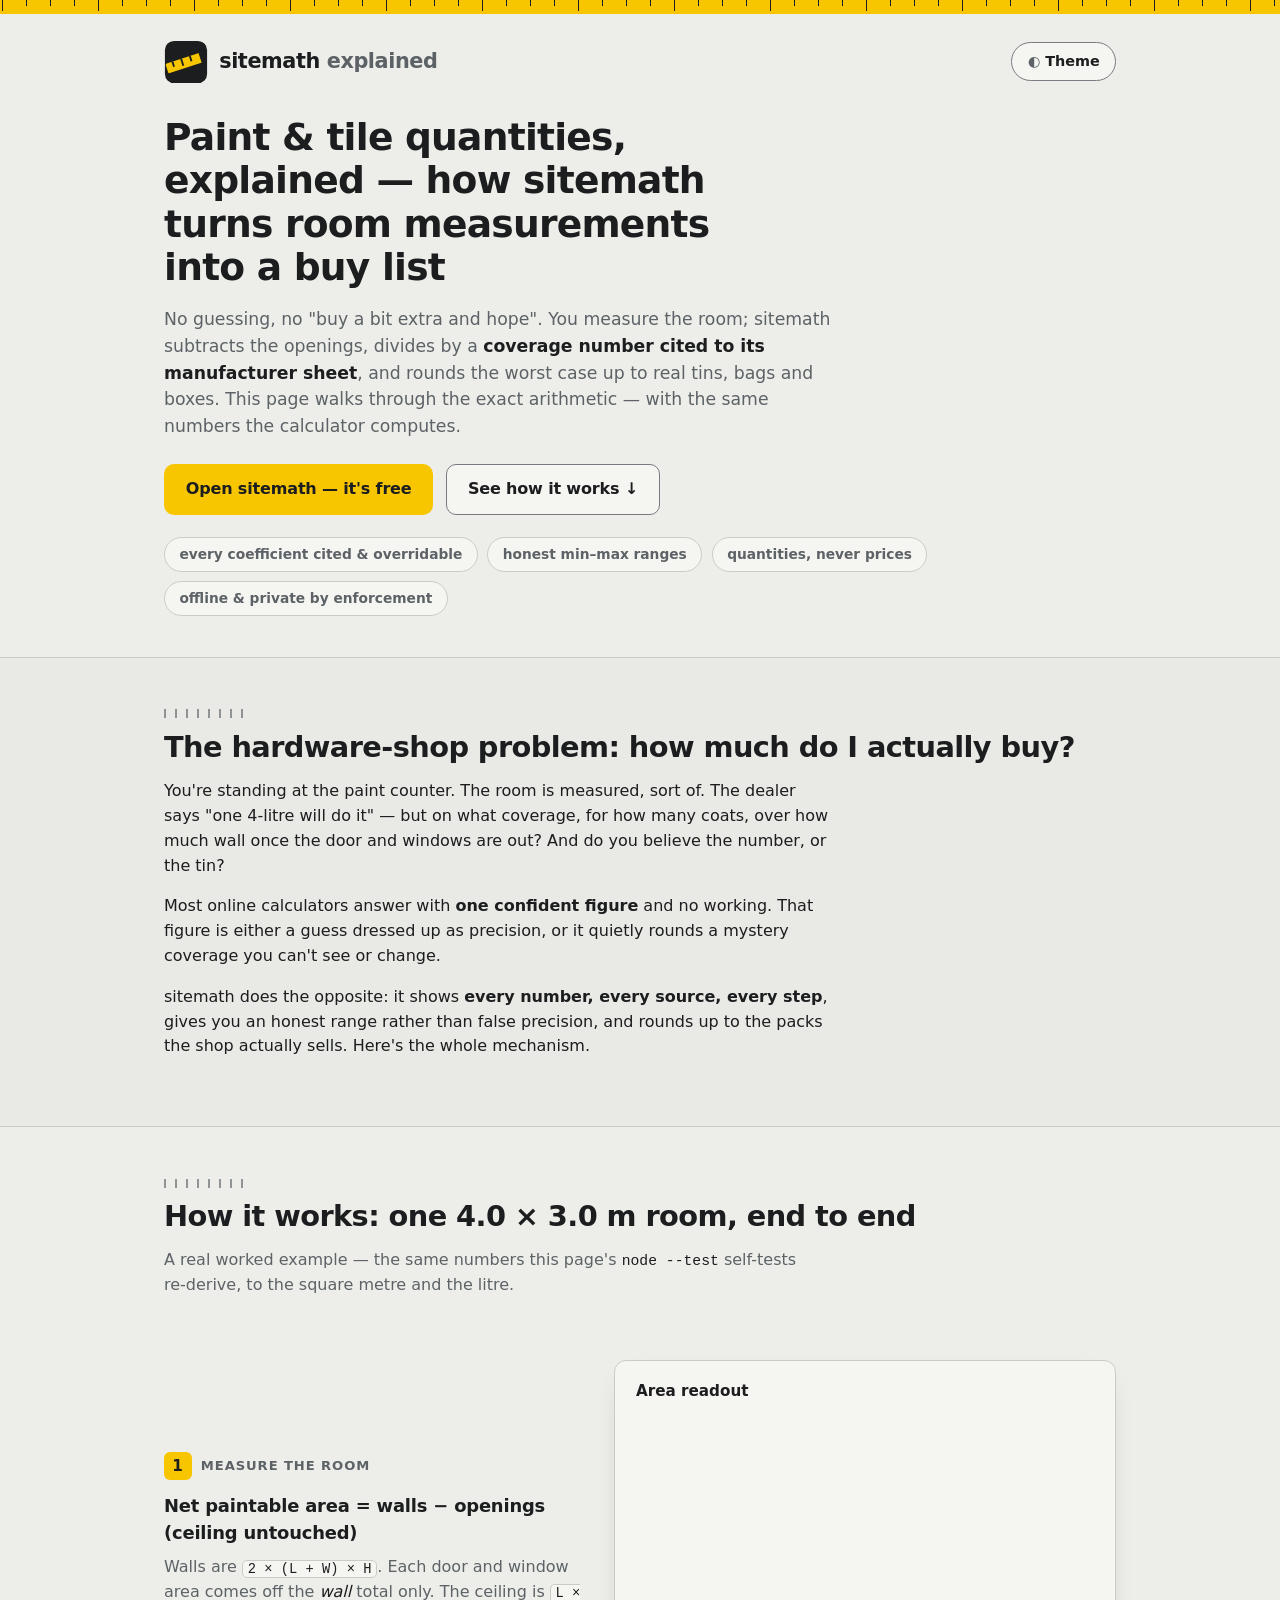
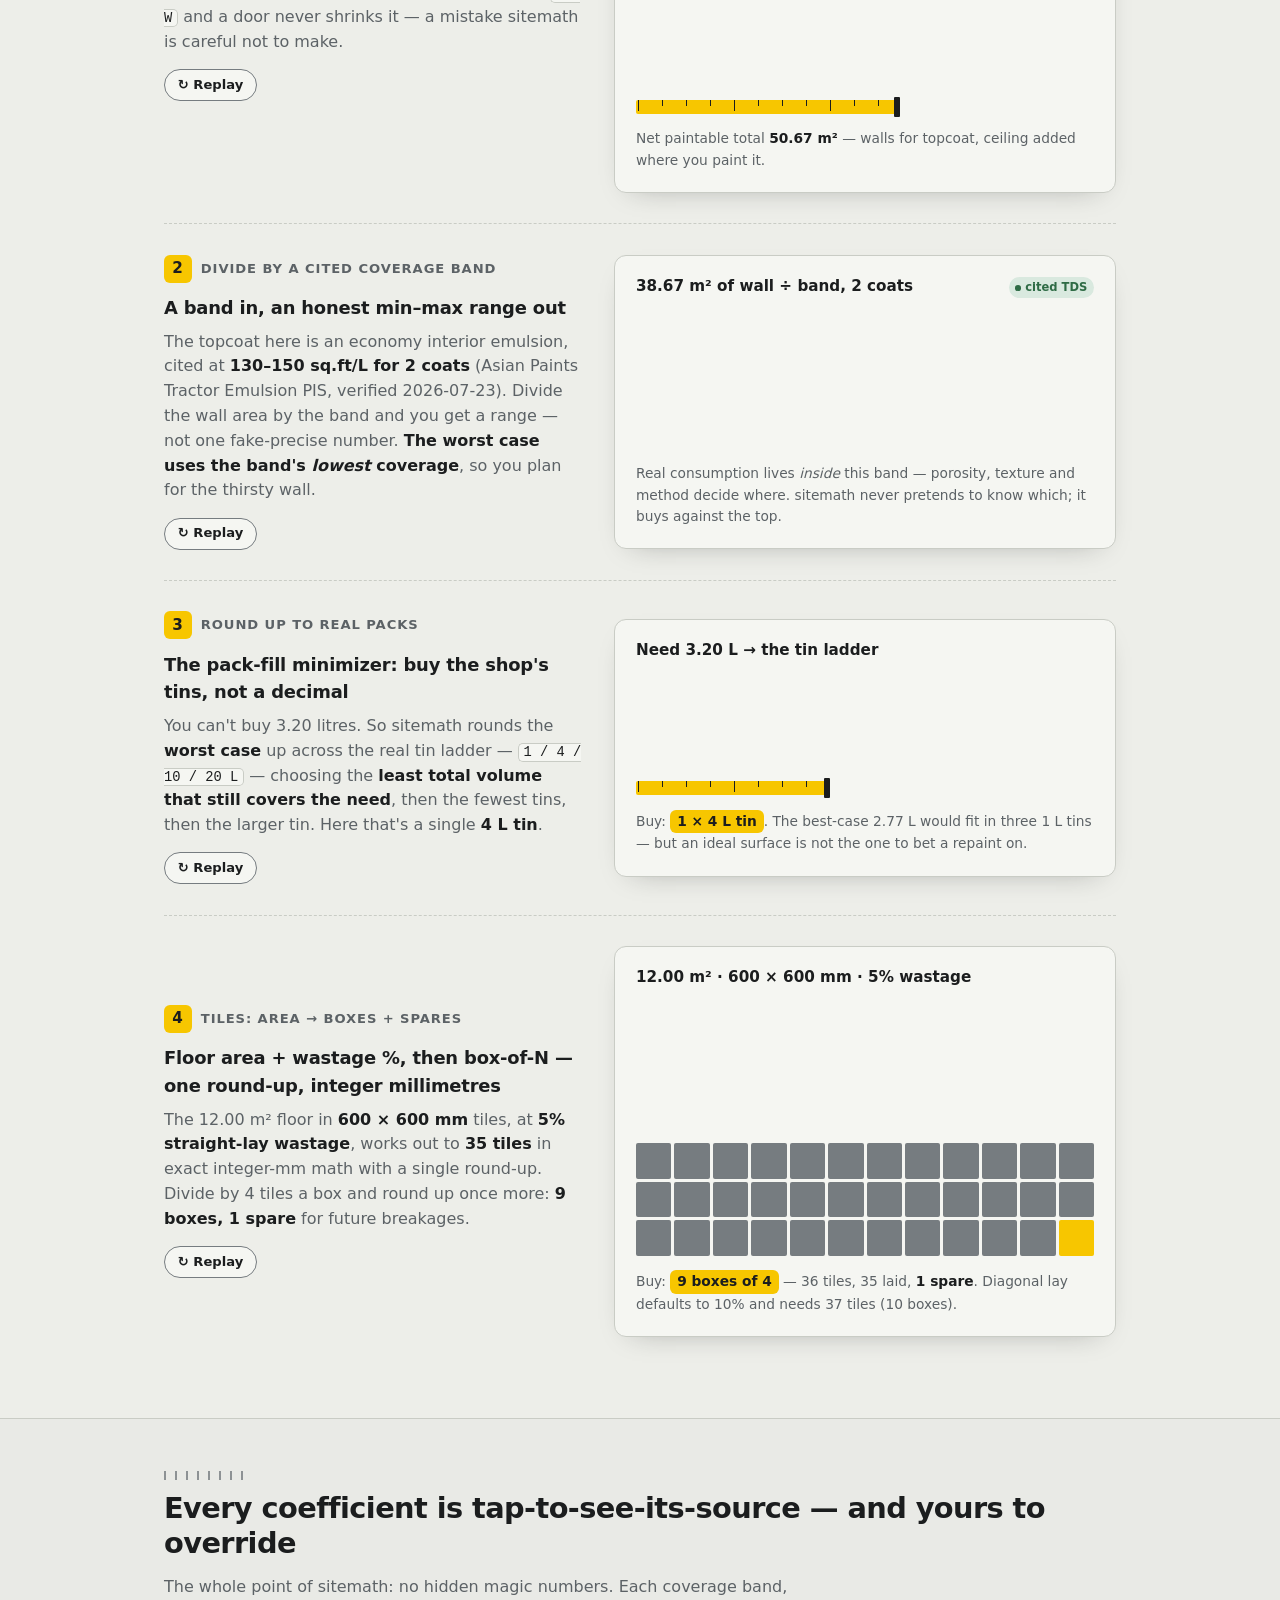
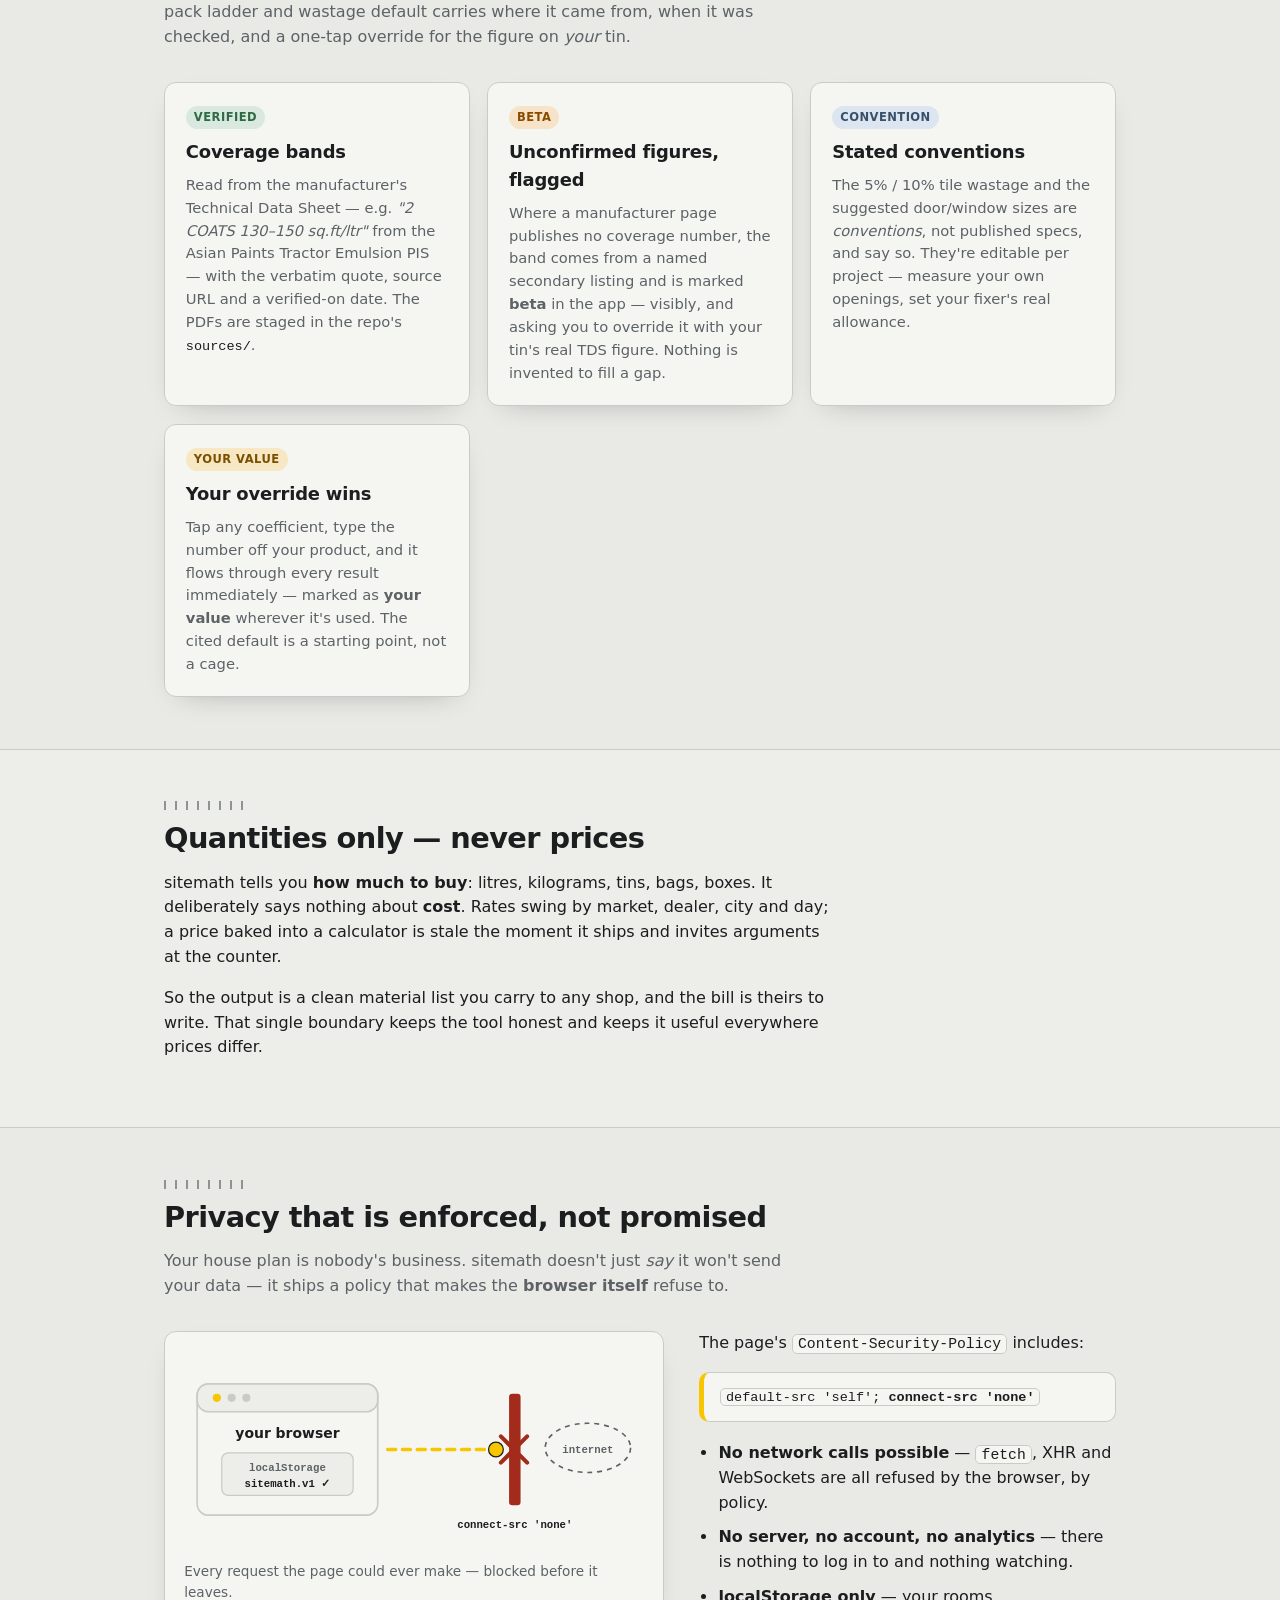
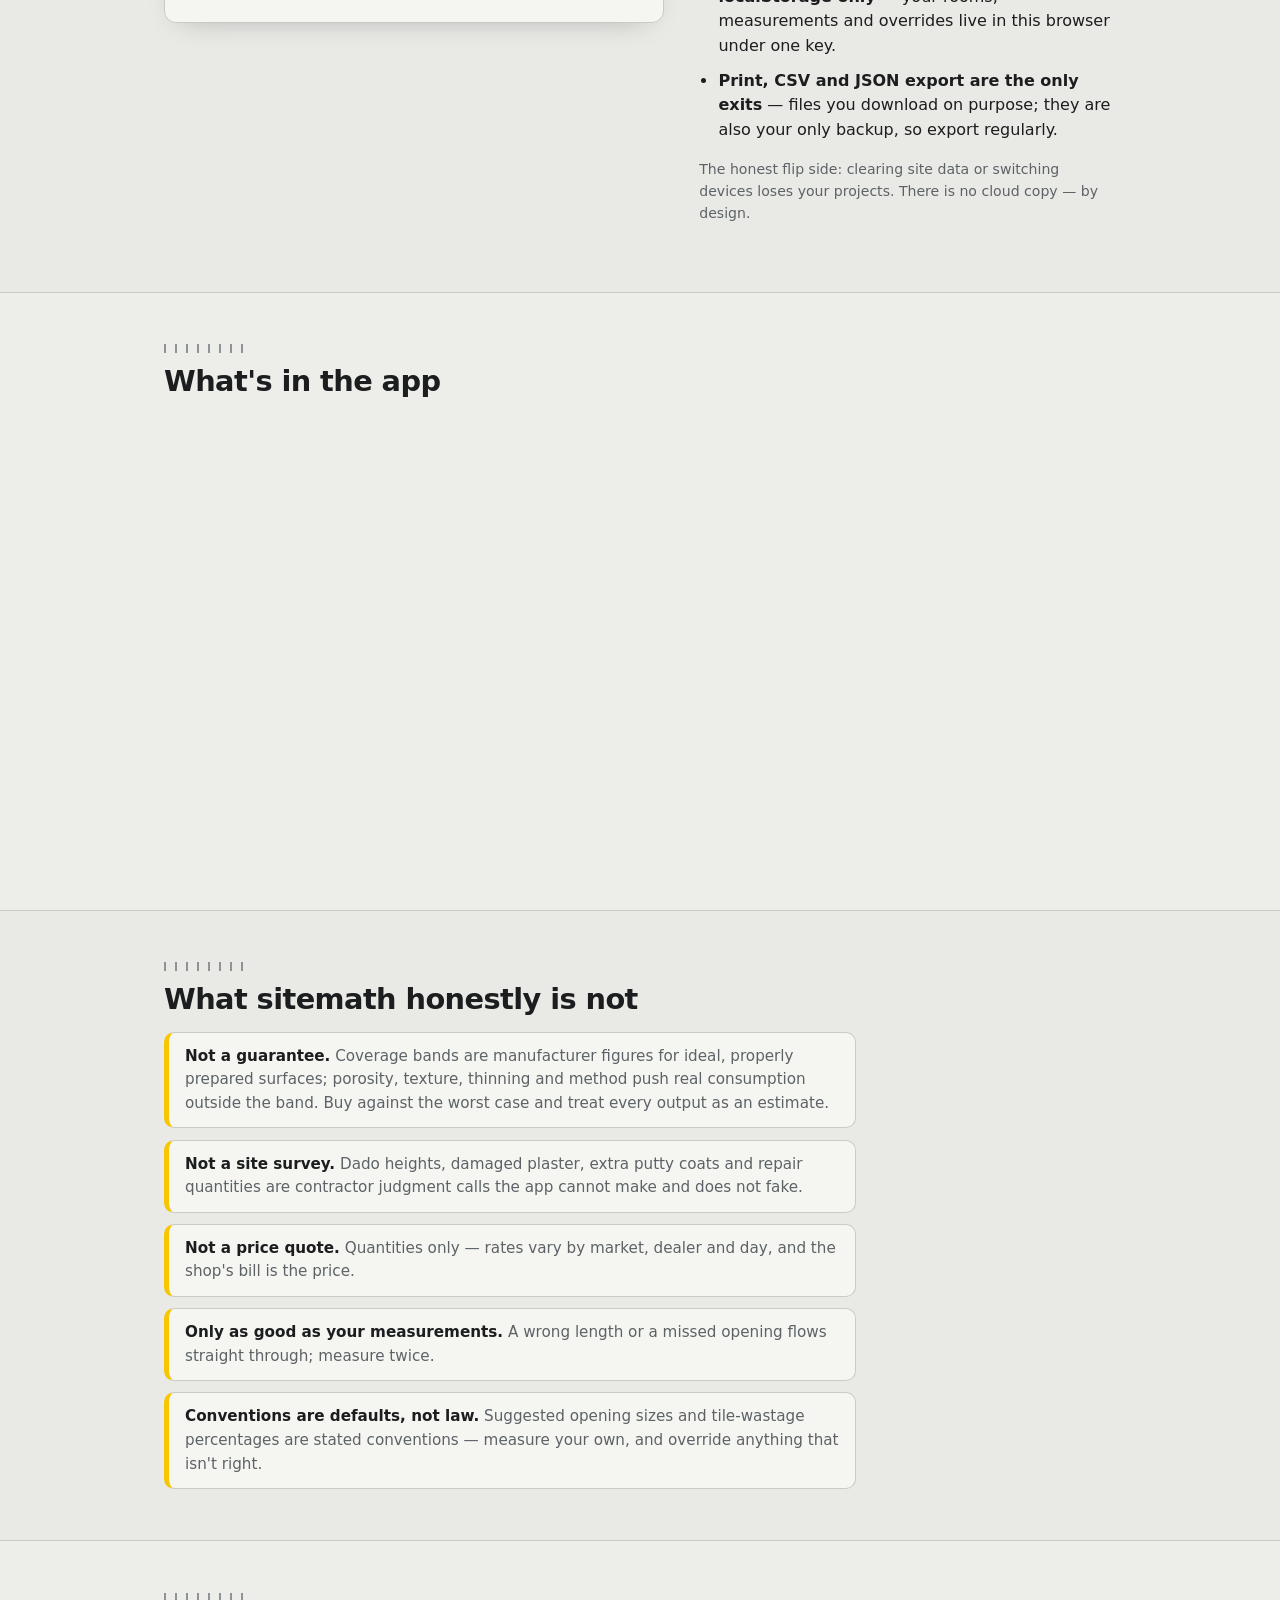
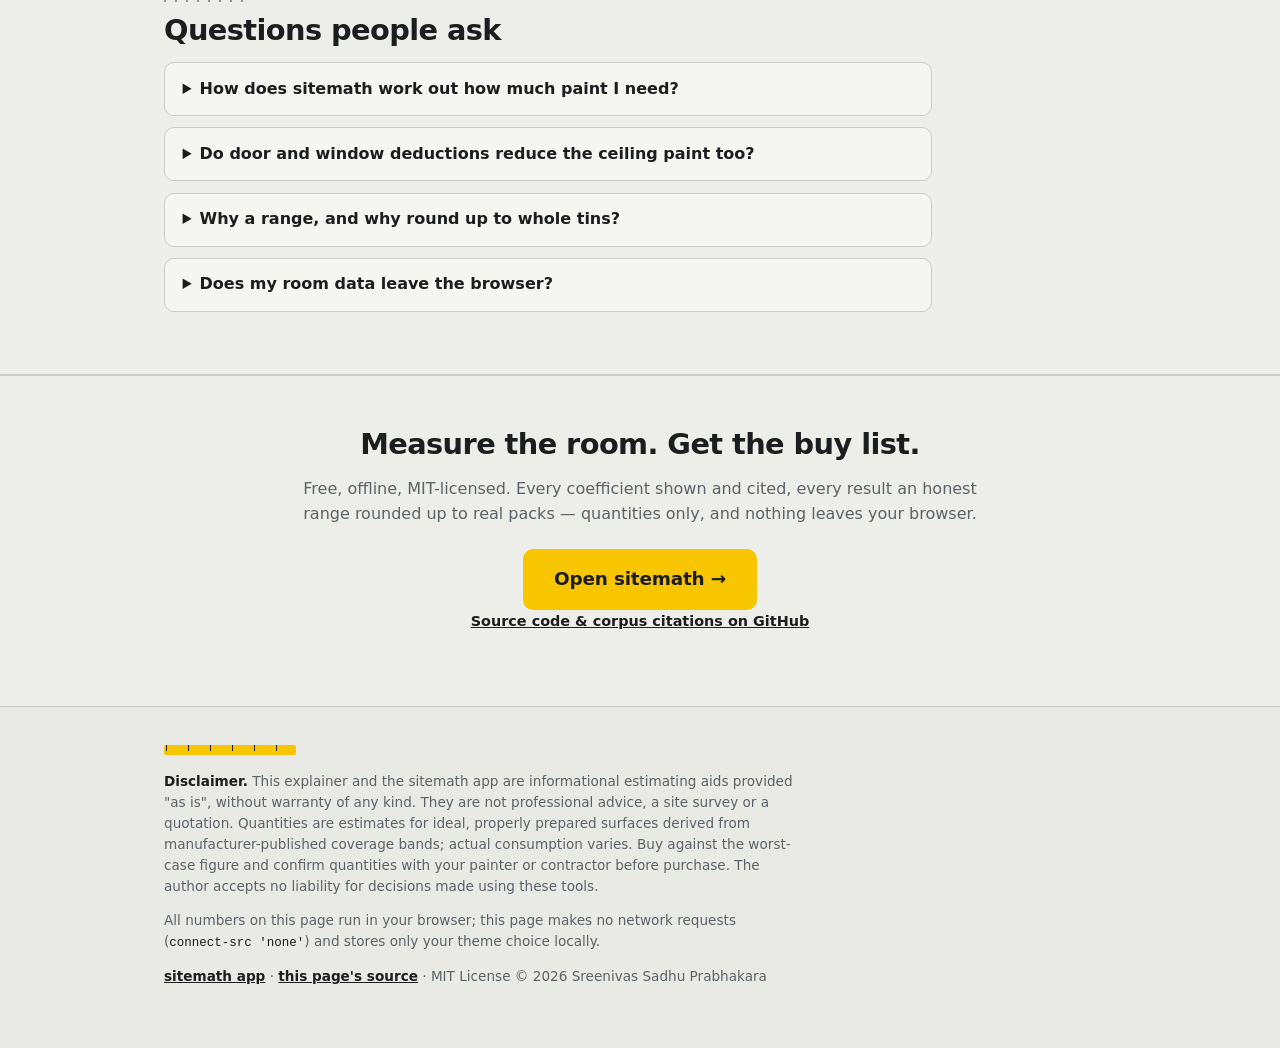
<file: index.html>
<!doctype html>
<html lang="en">
<head>
  <meta charset="utf-8">
  <meta name="viewport" content="width=device-width, initial-scale=1">
  <meta http-equiv="Content-Security-Policy" content="default-src 'self'; connect-src 'none'; img-src 'self' data:; base-uri 'none'; form-action 'none'; frame-ancestors 'none'; object-src 'none'">
  <title>sitemath explained — how the paint &amp; tile quantity calculator works</title>
  <meta name="description" content="How sitemath turns room measurements into a buy list: net paintable area, a cited coverage band divided into an honest min–max litres range, rounded up to real tins, plus tile counts with wastage and box-of-N math — an animated walkthrough of the real arithmetic.">
  <meta name="color-scheme" content="light dark">
  <link rel="canonical" href="https://sreenivas-sadhu-prabhakara.github.io/sitemath-explained/">
  <meta name="robots" content="index, follow, max-image-preview:large">
  <meta name="author" content="Sreenivas Sadhu Prabhakara">
  <meta name="keywords" content="how sitemath works, paint quantity calculator explained, how much paint do I need, wall area minus door window, paint coverage per litre, round up to tin sizes, tiles per box calculator, wastage percent tiles, TDS coverage band, offline paint calculator">
  <meta name="theme-color" content="#17191B" media="(prefers-color-scheme: dark)">
  <meta name="theme-color" content="#E9EAE6" media="(prefers-color-scheme: light)">

  <!-- Open Graph -->
  <meta property="og:type" content="website">
  <meta property="og:site_name" content="sitemath explained">
  <meta property="og:title" content="sitemath explained — how the paint &amp; tile quantity calculator works">
  <meta property="og:description" content="Measure the room. Divide by a cited coverage band. Round up to real tins. Count the tiles with wastage. An animated walkthrough of the exact arithmetic — and why your house plan never leaves the browser.">
  <meta property="og:url" content="https://sreenivas-sadhu-prabhakara.github.io/sitemath-explained/">
  <meta property="og:locale" content="en_IN">
  <meta property="og:image" content="https://sreenivas-sadhu-prabhakara.github.io/sitemath-explained/og-image.png">
  <meta property="og:image:width" content="1200">
  <meta property="og:image:height" content="630">
  <meta property="og:image:alt" content="sitemath explained — from room measurements to a buy list">

  <!-- Twitter -->
  <meta name="twitter:card" content="summary_large_image">
  <meta name="twitter:title" content="sitemath explained — how the paint &amp; tile quantity calculator works">
  <meta name="twitter:description" content="Measure the room, divide by a cited coverage band, round up to real tins, count the tiles. An animated walkthrough of the real arithmetic — nothing leaves your browser.">
  <meta name="twitter:image" content="https://sreenivas-sadhu-prabhakara.github.io/sitemath-explained/og-image.png">
  <meta name="twitter:image:alt" content="sitemath explained — from room measurements to a buy list">

  <link rel="stylesheet" href="styles.css">
  <link rel="icon" href="favicon.svg" type="image/svg+xml">
  <link rel="apple-touch-icon" href="apple-touch-icon.png">
  <link rel="manifest" href="manifest.webmanifest">

  <!-- Structured data (data blocks; not executable script) -->
  <script type="application/ld+json">
  {
    "@context": "https://schema.org",
    "@type": "WebApplication",
    "name": "sitemath explained",
    "description": "An animated explainer for sitemath, the free paint and tile quantity calculator: how room measurements become net paintable area, an honest min–max litres range from a cited coverage band, real tin/bag/box counts, and tile counts with wastage — every coefficient cited and overridable, and a strict Content-Security-Policy keeping the plan in the browser.",
    "url": "https://sreenivas-sadhu-prabhakara.github.io/sitemath-explained/",
    "applicationCategory": "UtilitiesApplication",
    "operatingSystem": "Any (modern web browser)",
    "browserRequirements": "Requires a modern web browser with JavaScript enabled.",
    "isAccessibleForFree": true,
    "offers": { "@type": "Offer", "price": "0", "priceCurrency": "INR" },
    "license": "https://opensource.org/licenses/MIT",
    "author": { "@type": "Person", "name": "Sreenivas Sadhu Prabhakara" },
    "softwareVersion": "0.1.0",
    "featureList": [
      "Animated walkthrough of net paintable area (walls minus openings; ceiling unaffected)",
      "Interactive band divider: coverage band to an honest min–max litres range",
      "The pack-fill minimizer explained: round worst-case up to real tins",
      "Tile counts with wastage % and box-of-N math in integer-millimetre arithmetic",
      "Why every coefficient is cited to its TDS and yours to override",
      "The connect-src 'none' privacy guarantee, enforced by the browser"
    ]
  }
  </script>
  <script type="application/ld+json">
  {
    "@context": "https://schema.org",
    "@type": "FAQPage",
    "mainEntity": [
      {
        "@type": "Question",
        "name": "How does sitemath work out how much paint I need?",
        "acceptedAnswer": {
          "@type": "Answer",
          "text": "It measures the room (2 × (length + width) × height for the walls), subtracts each door and window area from the wall area only, then divides that net area by the paint's published coverage band. Because coverage is a band — for example 130–150 sq.ft per litre for two coats — the result is an honest min–max litres range, and sitemath rounds the worst case up to real tin sizes."
        }
      },
      {
        "@type": "Question",
        "name": "Do door and window deductions reduce the ceiling paint too?",
        "acceptedAnswer": {
          "@type": "Answer",
          "text": "No. Openings are cut out of the wall area only. The ceiling is length × width and is never reduced by a door or window — a common mistake sitemath is careful not to make."
        }
      },
      {
        "@type": "Question",
        "name": "Why does sitemath show a range and round up to whole tins?",
        "acceptedAnswer": {
          "@type": "Answer",
          "text": "Coverage varies with surface porosity, texture and application, so the manufacturer publishes a band rather than one number. sitemath shows the honest min–max range, then rounds the worst-case litres up to real pack sizes with a minimizer that prefers the least total volume that still covers the need, then the fewest tins, then the larger tin. You buy against the worst case; the best case shows what you might get away with on an ideal surface."
        }
      },
      {
        "@type": "Question",
        "name": "Does my room data leave the browser?",
        "acceptedAnswer": {
          "@type": "Answer",
          "text": "No. Both sitemath and this explainer ship a Content-Security-Policy with connect-src 'none', which makes the browser itself block every network request the page could attempt. There is no server, no account and no analytics; the privacy is enforced by policy, not merely promised."
        }
      }
    ]
  }
  </script>
</head>
<body>
  <a class="skip-link" href="#main">Skip to content</a>

  <div class="blade-top" aria-hidden="true"></div>

  <header class="hero">
    <div class="hero-inner">
      <div class="topbar">
        <div class="brand">
          <svg class="brand-mark" width="44" height="44" viewBox="0 0 48 48" aria-hidden="true">
            <rect x="1" y="1" width="46" height="46" rx="10" fill="#1B1D1E"/>
            <g transform="rotate(-18 24 24)">
              <rect x="2" y="19" width="40" height="11" rx="1.5" fill="#F7C600"/>
              <rect x="40" y="16" width="4" height="17" rx="1" fill="#1B1D1E"/>
              <rect x="9"  y="19" width="2" height="6" fill="#1B1D1E"/>
              <rect x="19" y="19" width="2" height="8" fill="#1B1D1E"/>
              <rect x="29" y="19" width="2" height="6" fill="#1B1D1E"/>
            </g>
          </svg>
          <span class="brand-name">sitemath <em>explained</em></span>
        </div>
        <button type="button" id="theme-toggle" class="theme-toggle" aria-pressed="false">
          <span class="theme-toggle-icon" aria-hidden="true">◐</span> Theme
        </button>
      </div>

      <h1>Paint &amp; tile quantities, explained — how sitemath turns room measurements into a buy list</h1>
      <p class="lede">
        No guessing, no "buy a bit extra and hope". You measure the room; sitemath subtracts the
        openings, divides by a <strong>coverage number cited to its manufacturer sheet</strong>,
        and rounds the worst case up to real tins, bags and boxes. This page walks through the exact
        arithmetic — with the same numbers the calculator computes.
      </p>
      <div class="hero-actions">
        <a class="btn btn-primary" href="https://sreenivas-sadhu-prabhakara.github.io/sitemath/">Open sitemath — it's free</a>
        <a class="btn btn-ghost" href="#how">See how it works ↓</a>
      </div>
      <ul class="hero-chips">
        <li>every coefficient cited &amp; overridable</li>
        <li>honest min–max ranges</li>
        <li>quantities, never prices</li>
        <li>offline &amp; private by enforcement</li>
      </ul>
    </div>
  </header>

  <main id="main">

    <!-- ============ THE PROBLEM ============ -->
    <section class="section" id="problem" aria-labelledby="problem-h">
      <div class="section-inner">
        <span class="tick-run" aria-hidden="true"></span>
        <h2 id="problem-h">The hardware-shop problem: how much do I actually buy?</h2>
        <div class="prose">
          <p>
            You're standing at the paint counter. The room is measured, sort of. The dealer says
            "one 4-litre will do it" — but on what coverage, for how many coats, over how much wall
            once the door and windows are out? And do you believe the number, or the tin?
          </p>
          <p>
            Most online calculators answer with <strong>one confident figure</strong> and no working.
            That figure is either a guess dressed up as precision, or it quietly rounds a mystery
            coverage you can't see or change.
          </p>
          <p>
            sitemath does the opposite: it shows <strong>every number, every source, every step</strong>,
            gives you an honest range rather than false precision, and rounds up to the packs the shop
            actually sells. Here's the whole mechanism.
          </p>
        </div>
      </div>
    </section>

    <!-- ============ HOW IT WORKS — ANIMATED SCENES ============ -->
    <section class="section section-alt" id="how" aria-labelledby="how-h">
      <div class="section-inner">
        <span class="tick-run" aria-hidden="true"></span>
        <h2 id="how-h">How it works: one 4.0 × 3.0 m room, end to end</h2>
        <p class="section-lede">A real worked example — the same numbers this page's <code>node --test</code>
        self-tests re-derive, to the square metre and the litre.</p>

        <!-- Scene 1: measure the room -->
        <article class="scene anim" aria-labelledby="scene1-h">
          <div class="scene-copy">
            <p class="scene-kicker"><span class="scene-num">1</span> Measure the room</p>
            <h3 id="scene1-h">Net paintable area = walls − openings (ceiling untouched)</h3>
            <p>Walls are <span class="mono">2 × (L + W) × H</span>. Each door and window area comes off
            the <em>wall</em> total only. The ceiling is <span class="mono">L × W</span> and a door
            never shrinks it — a mistake sitemath is careful not to make.</p>
            <button type="button" class="replay" data-replay="scene1" aria-label="Replay scene 1 animation">↻ Replay</button>
          </div>
          <figure class="scene-fig">
            <figcaption class="fig-title">Area readout</figcaption>
            <div class="area-rows">
              <div class="arow s1">
                <span class="aname">Gross wall <small>2 × (4.0 + 3.0) × 3.0</small></span>
                <span class="abar"><span class="fill fill-wall w100"></span></span>
                <span class="anum num">42.00 m²</span>
              </div>
              <div class="arow s2">
                <span class="aname">− Door <small>0.9 × 2.1</small></span>
                <span class="abar"><span class="fill fill-cut w-door"></span></span>
                <span class="anum num">−1.89 m²</span>
              </div>
              <div class="arow s3">
                <span class="aname">− Window <small>1.2 × 1.2</small></span>
                <span class="abar"><span class="fill fill-cut w-win"></span></span>
                <span class="anum num">−1.44 m²</span>
              </div>
              <div class="arow s4 arow-sub">
                <span class="aname">Net wall</span>
                <span class="abar"><span class="fill fill-net w-net"></span></span>
                <span class="anum num"><strong>38.67 m²</strong></span>
              </div>
              <div class="arow s5">
                <span class="aname">+ Ceiling <small>L × W, deductions never apply</small></span>
                <span class="abar"><span class="fill fill-ceil w-ceil"></span></span>
                <span class="anum num">+12.00 m²</span>
              </div>
            </div>
            <div class="blade-readout" aria-hidden="true"></div>
            <p class="fig-foot">Net paintable total <strong class="num">50.67 m²</strong> — walls for topcoat, ceiling added where you paint it.</p>
          </figure>
        </article>

        <!-- Scene 2: area ÷ cited band → min–max litres -->
        <article class="scene anim" aria-labelledby="scene2-h">
          <div class="scene-copy">
            <p class="scene-kicker"><span class="scene-num">2</span> Divide by a cited coverage band</p>
            <h3 id="scene2-h">A band in, an honest min–max range out</h3>
            <p>The topcoat here is an economy interior emulsion, cited at
            <strong>130–150 sq.ft/L for 2 coats</strong> (Asian Paints Tractor Emulsion PIS, verified
            2026-07-23). Divide the wall area by the band and you get a range — not one fake-precise
            number. <strong>The worst case uses the band's <em>lowest</em> coverage</strong>, so you
            plan for the thirsty wall.</p>
            <button type="button" class="replay" data-replay="scene2" aria-label="Replay scene 2 animation">↻ Replay</button>
          </div>
          <figure class="scene-fig">
            <figcaption class="fig-title">38.67 m² of wall ÷ band, 2 coats
              <span class="cite-chip"><span class="dot"></span>cited TDS</span></figcaption>
            <div class="band-viz">
              <div class="band-row s1">
                <span class="band-lab">Best case <small>band max, 150 sq.ft/L</small></span>
                <span class="band-track"><span class="band-fill band-best w-best"></span></span>
                <span class="band-val num">2.77 L</span>
              </div>
              <div class="band-row s2">
                <span class="band-lab">Worst case <small>band min, 130 sq.ft/L</small></span>
                <span class="band-track"><span class="band-fill band-worst w-worst"></span></span>
                <span class="band-val num"><strong>3.20 L</strong></span>
              </div>
            </div>
            <p class="fig-foot">Real consumption lives <em>inside</em> this band — porosity, texture and
            method decide where. sitemath never pretends to know which; it buys against the top.</p>
          </figure>
        </article>

        <!-- Scene 3: pack-fill minimizer -->
        <article class="scene anim" aria-labelledby="scene3-h">
          <div class="scene-copy">
            <p class="scene-kicker"><span class="scene-num">3</span> Round up to real packs</p>
            <h3 id="scene3-h">The pack-fill minimizer: buy the shop's tins, not a decimal</h3>
            <p>You can't buy 3.20 litres. So sitemath rounds the <strong>worst case</strong> up across
            the real tin ladder — <span class="mono">1 / 4 / 10 / 20 L</span> — choosing the
            <strong>least total volume that still covers the need</strong>, then the fewest tins, then
            the larger tin. Here that's a single <strong>4 L tin</strong>.</p>
            <button type="button" class="replay" data-replay="scene3" aria-label="Replay scene 3 animation">↻ Replay</button>
          </div>
          <figure class="scene-fig">
            <figcaption class="fig-title">Need 3.20 L → the tin ladder</figcaption>
            <div class="tins">
              <div class="tin s1 tin-out"><span class="tin-cap">20 L</span><span class="tin-why">overshoots</span></div>
              <div class="tin s2 tin-out"><span class="tin-cap">10 L</span><span class="tin-why">overshoots</span></div>
              <div class="tin s3 tin-pick"><span class="tin-cap">4 L</span><span class="tin-why">✓ least ≥ 3.20</span></div>
              <div class="tin s4 tin-out"><span class="tin-cap">3 × 1 L</span><span class="tin-why">only 3 L — short</span></div>
            </div>
            <div class="blade-readout small" aria-hidden="true"></div>
            <p class="fig-foot">Buy: <strong class="buy-chip num">1 × 4 L tin</strong>. The best-case 2.77 L
            would fit in three 1 L tins — but an ideal surface is not the one to bet a repaint on.</p>
          </figure>
        </article>

        <!-- Scene 4: tiles -->
        <article class="scene anim" aria-labelledby="scene4-h">
          <div class="scene-copy">
            <p class="scene-kicker"><span class="scene-num">4</span> Tiles: area → boxes + spares</p>
            <h3 id="scene4-h">Floor area + wastage %, then box-of-N — one round-up, integer millimetres</h3>
            <p>The 12.00 m² floor in <strong>600 × 600 mm</strong> tiles, at <strong>5% straight-lay
            wastage</strong>, works out to <strong>35 tiles</strong> in exact integer-mm math with a
            single round-up. Divide by 4 tiles a box and round up once more:
            <strong>9 boxes, 1 spare</strong> for future breakages.</p>
            <button type="button" class="replay" data-replay="scene4" aria-label="Replay scene 4 animation">↻ Replay</button>
          </div>
          <figure class="scene-fig">
            <figcaption class="fig-title">12.00 m² · 600 × 600 mm · 5% wastage</figcaption>
            <div class="tile-steps">
              <div class="tstep s1"><span class="tstep-k">Bare tiles <small>12 ÷ 0.36</small></span><span class="tstep-v num">33.33</span></div>
              <div class="tstep s2"><span class="tstep-k">× 1.05 wastage, one ceil</span><span class="tstep-v num"><strong>35</strong> tiles</span></div>
              <div class="tstep s3"><span class="tstep-k">÷ 4 per box, round up</span><span class="tstep-v num"><strong>9</strong> boxes</span></div>
            </div>
            <div class="tile-grid s4" aria-hidden="true"></div>
            <p class="fig-foot">Buy: <strong class="buy-chip num">9 boxes of 4</strong> — 36 tiles, 35 laid,
            <strong>1 spare</strong>. Diagonal lay defaults to 10% and needs 37 tiles (10 boxes).</p>
          </figure>
        </article>
      </div>
    </section>

    <!-- ============ EVERY COEFFICIENT CITED ============ -->
    <section class="section" id="cited" aria-labelledby="cited-h">
      <div class="section-inner">
        <span class="tick-run" aria-hidden="true"></span>
        <h2 id="cited-h">Every coefficient is tap-to-see-its-source — and yours to override</h2>
        <p class="section-lede">The whole point of sitemath: no hidden magic numbers. Each coverage band,
        pack ladder and wastage default carries where it came from, when it was checked, and a one-tap
        override for the figure on <em>your</em> tin.</p>

        <div class="cite-grid">
          <article class="card cite-card anim">
            <span class="cite-badge ok">verified</span>
            <h3>Coverage bands</h3>
            <p>Read from the manufacturer's Technical Data Sheet — e.g. <em>"2 COATS 130–150 sq.ft/ltr"</em>
            from the Asian Paints Tractor Emulsion PIS — with the verbatim quote, source URL and a
            verified-on date. The PDFs are staged in the repo's <code>sources/</code>.</p>
          </article>
          <article class="card cite-card anim">
            <span class="cite-badge beta">beta</span>
            <h3>Unconfirmed figures, flagged</h3>
            <p>Where a manufacturer page publishes no coverage number, the band comes from a named
            secondary listing and is marked <strong>beta</strong> in the app — visibly, and asking you
            to override it with your tin's real TDS figure. Nothing is invented to fill a gap.</p>
          </article>
          <article class="card cite-card anim">
            <span class="cite-badge conv">convention</span>
            <h3>Stated conventions</h3>
            <p>The 5% / 10% tile wastage and the suggested door/window sizes are <em>conventions</em>,
            not published specs, and say so. They're editable per project — measure your own openings,
            set your fixer's real allowance.</p>
          </article>
          <article class="card cite-card anim">
            <span class="cite-badge yours">your value</span>
            <h3>Your override wins</h3>
            <p>Tap any coefficient, type the number off your product, and it flows through every result
            immediately — marked as <strong>your value</strong> wherever it's used. The cited default is
            a starting point, not a cage.</p>
          </article>
        </div>
      </div>
    </section>

    <!-- ============ QUANTITIES NOT PRICES ============ -->
    <section class="section section-alt" id="scope" aria-labelledby="scope-h">
      <div class="section-inner">
        <span class="tick-run" aria-hidden="true"></span>
        <h2 id="scope-h">Quantities only — never prices</h2>
        <div class="prose">
          <p>
            sitemath tells you <strong>how much to buy</strong>: litres, kilograms, tins, bags, boxes.
            It deliberately says nothing about <strong>cost</strong>. Rates swing by market, dealer,
            city and day; a price baked into a calculator is stale the moment it ships and invites
            arguments at the counter.
          </p>
          <p>
            So the output is a clean material list you carry to any shop, and the bill is theirs to
            write. That single boundary keeps the tool honest and keeps it useful everywhere prices differ.
          </p>
        </div>
      </div>
    </section>

    <!-- ============ PRIVACY ============ -->
    <section class="section" id="privacy" aria-labelledby="privacy-h">
      <div class="section-inner">
        <span class="tick-run" aria-hidden="true"></span>
        <h2 id="privacy-h">Privacy that is enforced, not promised</h2>
        <p class="section-lede">Your house plan is nobody's business. sitemath doesn't just <em>say</em> it
        won't send your data — it ships a policy that makes the <strong>browser itself</strong> refuse to.</p>

        <div class="privacy-wrap">
          <figure class="privacy-fig anim" aria-labelledby="privacy-fig-cap">
            <svg viewBox="0 0 560 240" role="img" aria-label="Diagram: a network request from the sitemath page toward the internet is stopped at a wall labelled connect-src none; the project data stays in the browser's local storage.">
              <rect x="16" y="40" width="220" height="160" rx="14" fill="var(--card)" stroke="var(--line)" stroke-width="2"/>
              <rect x="16" y="40" width="220" height="34" rx="14" fill="var(--card2)" stroke="var(--line)" stroke-width="2"/>
              <circle cx="40" cy="57" r="5" fill="var(--tape)"/>
              <circle cx="58" cy="57" r="5" fill="var(--line)"/>
              <circle cx="76" cy="57" r="5" fill="var(--line)"/>
              <text x="126" y="106" class="svg-label" text-anchor="middle">your browser</text>
              <rect x="46" y="124" width="160" height="52" rx="8" fill="var(--card2)" stroke="var(--line)" stroke-width="1.5"/>
              <text x="126" y="146" class="svg-small" text-anchor="middle">localStorage</text>
              <text x="126" y="166" class="svg-small svg-strong" text-anchor="middle">sitemath.v1 ✓</text>
              <g class="req">
                <line x1="248" y1="120" x2="380" y2="120" stroke="var(--tape)" stroke-width="4" stroke-linecap="round" stroke-dasharray="10 8" class="req-line"/>
                <circle cx="380" cy="120" r="9" fill="var(--tape)" stroke="var(--ink)" stroke-width="1.5" class="req-dot"/>
              </g>
              <rect x="396" y="52" width="14" height="136" rx="4" fill="var(--danger)"/>
              <text x="403" y="216" class="svg-small svg-strong" text-anchor="middle">connect-src 'none'</text>
              <g class="blocked-x">
                <line x1="386" y1="104" x2="418" y2="136" stroke="var(--danger)" stroke-width="5" stroke-linecap="round"/>
                <line x1="418" y1="104" x2="386" y2="136" stroke="var(--danger)" stroke-width="5" stroke-linecap="round"/>
              </g>
              <g class="cloud">
                <ellipse cx="492" cy="118" rx="52" ry="30" fill="none" stroke="var(--muted)" stroke-width="2" stroke-dasharray="6 6"/>
                <text x="492" y="124" class="svg-small" text-anchor="middle">internet</text>
              </g>
            </svg>
            <figcaption id="privacy-fig-cap" class="fig-caption">Every request the page could ever make — blocked before it leaves.</figcaption>
          </figure>

          <div class="prose">
            <p>The page's <code>Content-Security-Policy</code> includes:</p>
            <pre class="csp-block"><code>default-src 'self'; <strong>connect-src 'none'</strong></code></pre>
            <ul class="check-list">
              <li><strong>No network calls possible</strong> — <code>fetch</code>, XHR and WebSockets are all refused by the browser, by policy.</li>
              <li><strong>No server, no account, no analytics</strong> — there is nothing to log in to and nothing watching.</li>
              <li><strong>localStorage only</strong> — your rooms, measurements and overrides live in this browser under one key.</li>
              <li><strong>Print, CSV and JSON export are the only exits</strong> — files you download on purpose; they are also your only backup, so export regularly.</li>
            </ul>
            <p class="fineprint">The honest flip side: clearing site data or switching devices loses your projects. There is no cloud copy — by design.</p>
          </div>
        </div>
      </div>
    </section>

    <!-- ============ FEATURES ============ -->
    <section class="section section-alt" id="features" aria-labelledby="features-h">
      <div class="section-inner">
        <span class="tick-run" aria-hidden="true"></span>
        <h2 id="features-h">What's in the app</h2>
        <div class="feature-grid">
          <article class="card feat">
            <h3>Room measurer</h3>
            <p>Metres or feet (exact 0.3048 m/ft), multiple rooms, per-room door/window deductions and a
            ceiling toggle — with the running net paintable area under a tape-blade readout.</p>
          </article>
          <article class="card feat">
            <h3>Paint system</h3>
            <p>Putty, primer and topcoat, each carrying its own cited coverage band. Coats are editable —
            set what your painter actually quotes — and putty is a total-application figure, not multiplied.</p>
          </article>
          <article class="card feat">
            <h3>Shopping list in real packs</h3>
            <p>Best case, worst case, and a <em>buy</em> column rounded to 1/4/10/20 L tins and 5/40 kg
            putty bags by the pack-fill minimizer. Quantities only — never prices.</p>
          </article>
          <article class="card feat">
            <h3>Tile calculator</h3>
            <p>Area from a room or entered directly, catalogue tile sizes or custom mm, straight/diagonal
            wastage, tiles-per-box — all in integer-mm arithmetic with a single round-up.</p>
          </article>
          <article class="card feat">
            <h3>Every coefficient, sourced</h3>
            <p>A full corpus list with verbatim TDS quotes, source URLs, verified-on dates, beta flags for
            unconfirmed figures, and one-tap overrides that flow everywhere.</p>
          </article>
          <article class="card feat">
            <h3>Print, CSV &amp; JSON</h3>
            <p>An A4 site list to hand to the shop, RFC-4180 CSV export, and a full JSON backup/restore —
            the only ways data leaves, and your backup.</p>
          </article>
        </div>
      </div>
    </section>

    <!-- ============ HONEST LIMITS ============ -->
    <section class="section" id="limits" aria-labelledby="limits-h">
      <div class="section-inner">
        <span class="tick-run" aria-hidden="true"></span>
        <h2 id="limits-h">What sitemath honestly is not</h2>
        <ul class="limits-list">
          <li><strong>Not a guarantee.</strong> Coverage bands are manufacturer figures for ideal, properly
          prepared surfaces; porosity, texture, thinning and method push real consumption outside the band.
          Buy against the worst case and treat every output as an estimate.</li>
          <li><strong>Not a site survey.</strong> Dado heights, damaged plaster, extra putty coats and repair
          quantities are contractor judgment calls the app cannot make and does not fake.</li>
          <li><strong>Not a price quote.</strong> Quantities only — rates vary by market, dealer and day, and
          the shop's bill is the price.</li>
          <li><strong>Only as good as your measurements.</strong> A wrong length or a missed opening flows
          straight through; measure twice.</li>
          <li><strong>Conventions are defaults, not law.</strong> Suggested opening sizes and tile-wastage
          percentages are stated conventions — measure your own, and override anything that isn't right.</li>
        </ul>
      </div>
    </section>

    <!-- ============ FAQ ============ -->
    <section class="section section-alt" id="faq" aria-labelledby="faq-h">
      <div class="section-inner">
        <span class="tick-run" aria-hidden="true"></span>
        <h2 id="faq-h">Questions people ask</h2>
        <details class="faq-item">
          <summary>How does sitemath work out how much paint I need?</summary>
          <p>Walls are <code>2 × (L + W) × H</code>; each door and window area comes off the wall total only;
          that net area is divided by the paint's published coverage band. Because coverage is a band
          (e.g. 130–150 sq.ft/L for 2 coats), you get an honest min–max litres range, and the worst case is
          rounded up to real tins.</p>
        </details>
        <details class="faq-item">
          <summary>Do door and window deductions reduce the ceiling paint too?</summary>
          <p>No. Openings are cut out of the wall area only. The ceiling is <code>L × W</code> and is never
          reduced by a door or window.</p>
        </details>
        <details class="faq-item">
          <summary>Why a range, and why round up to whole tins?</summary>
          <p>Real consumption depends on the surface, so the manufacturer publishes a band, not one number.
          sitemath shows the range and rounds the worst case up with a minimizer that prefers the least total
          volume that covers the need, then the fewest tins, then the larger tin. You buy against the worst case.</p>
        </details>
        <details class="faq-item">
          <summary>Does my room data leave the browser?</summary>
          <p>No — and it can't. Both sitemath and this page ship a Content-Security-Policy with
          <code>connect-src 'none'</code>, so the browser itself blocks every network request. No server, no
          account, no analytics; localStorage only, with print/CSV/JSON export as your backups.</p>
        </details>
      </div>
    </section>

    <!-- ============ CTA ============ -->
    <section class="section cta-section" id="cta" aria-labelledby="cta-h">
      <div class="section-inner cta-inner">
        <h2 id="cta-h">Measure the room. Get the buy list.</h2>
        <p>Free, offline, MIT-licensed. Every coefficient shown and cited, every result an honest range
        rounded up to real packs — quantities only, and nothing leaves your browser.</p>
        <a class="btn btn-primary btn-big" href="https://sreenivas-sadhu-prabhakara.github.io/sitemath/">Open sitemath →</a>
        <p class="cta-sub"><a href="https://github.com/Sreenivas-Sadhu-Prabhakara/sitemath">Source code &amp; corpus citations on GitHub</a></p>
      </div>
    </section>
  </main>

  <footer class="site-footer">
    <div class="section-inner">
      <div class="blade-mini" aria-hidden="true"></div>
      <p><strong>Disclaimer.</strong> This explainer and the sitemath app are informational estimating aids
      provided "as is", without warranty of any kind. They are not professional advice, a site survey or a
      quotation. Quantities are estimates for ideal, properly prepared surfaces derived from
      manufacturer-published coverage bands; actual consumption varies. Buy against the worst-case figure and
      confirm quantities with your painter or contractor before purchase. The author accepts no liability for
      decisions made using these tools.</p>
      <p>All numbers on this page run in your browser; this page makes no network requests
      (<code>connect-src 'none'</code>) and stores only your theme choice locally.</p>
      <p><a href="https://sreenivas-sadhu-prabhakara.github.io/sitemath/">sitemath app</a> ·
        <a href="https://github.com/Sreenivas-Sadhu-Prabhakara/sitemath-explained">this page's source</a> ·
        MIT License © 2026 Sreenivas Sadhu Prabhakara</p>
    </div>
  </footer>

  <script src="data/facts.js"></script>
  <script src="app.js"></script>
</body>
</html>
</file>
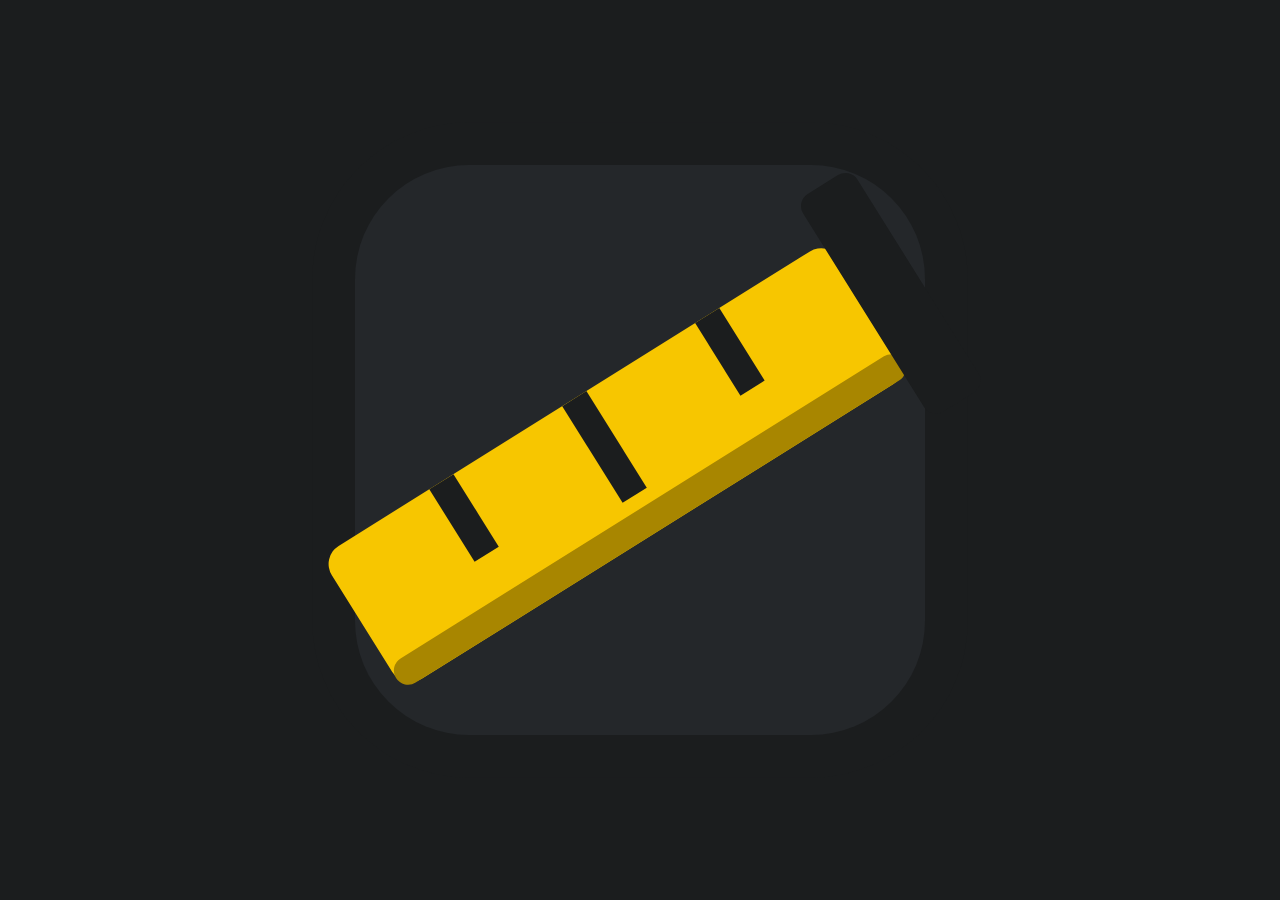
<file: assets/icon.html>
<!doctype html>
<html lang="en">
<head>
<meta charset="utf-8">
<style>
  * { box-sizing: border-box; margin: 0; padding: 0; }
  html, body { width: 100%; height: 100%; overflow: hidden; background: #1B1D1E; }
  body { display: grid; place-items: center; }
  /* 12% safe padding per side — the mark fills the middle 76vmin (any maskable) */
  .mark { width: 76vmin; height: 76vmin; display: block; }
</style>
</head>
<body>
  <!-- concrete-grey rounded square crossed by a diagonal safety-yellow blade
       segment with an end hook and three carbon graduation ticks -->
  <svg class="mark" viewBox="0 0 48 48" aria-hidden="true">
    <rect x="1" y="1" width="46" height="46" rx="11" fill="#1B1D1E"/>
    <rect x="4" y="4" width="40" height="40" rx="8" fill="#24272A"/>
    <g transform="rotate(-32 24 24)">
      <!-- the yellow steel blade -->
      <rect x="1" y="18.5" width="42" height="11" rx="1.5" fill="#F7C600"/>
      <!-- darker bottom edge for a milled-steel feel -->
      <rect x="1" y="27.5" width="42" height="2" rx="1" fill="#A88600"/>
      <!-- end hook -->
      <rect x="42.5" y="15" width="4.5" height="18" rx="1" fill="#1B1D1E"/>
      <!-- three carbon graduation ticks -->
      <rect x="10" y="18.5" width="2" height="6" fill="#1B1D1E"/>
      <rect x="21" y="18.5" width="2" height="8" fill="#1B1D1E"/>
      <rect x="32" y="18.5" width="2" height="6" fill="#1B1D1E"/>
    </g>
  </svg>
</body>
</html>
</file>
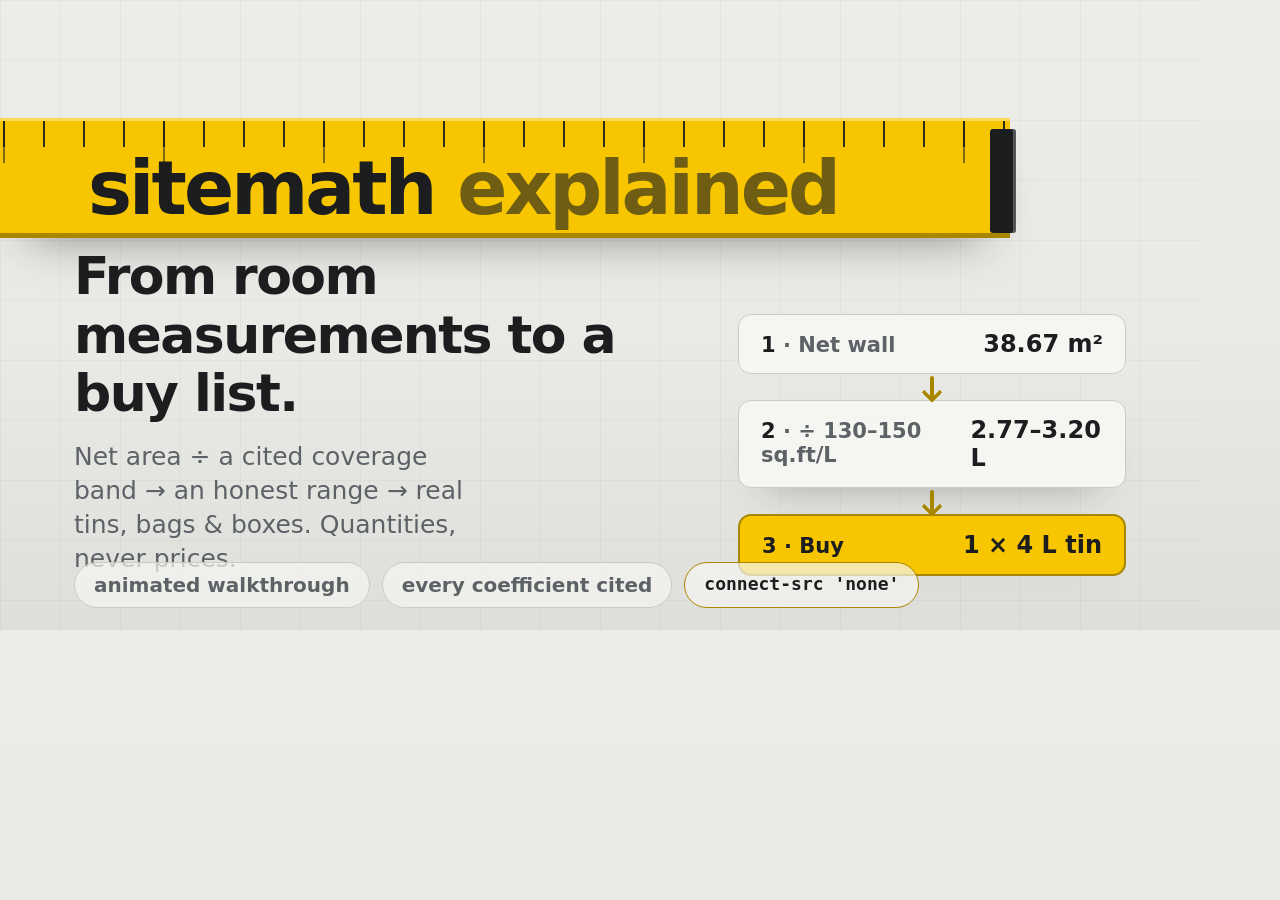
<file: assets/og.html>
<!doctype html>
<html lang="en">
<head>
<meta charset="utf-8">
<style>
  :root {
    --ground: #E9EAE6;
    --ground2: #DEDFDA;
    --card: #F5F6F2;
    --line: #C9CCC5;
    --ink: #1B1D1E;
    --muted: #5C6266;
    --tape: #F7C600;
    --tape-edge: #A88600;
    --sans: system-ui, -apple-system, "Segoe UI", Roboto, Helvetica, Arial, sans-serif;
    --mono: ui-monospace, "SF Mono", Menlo, Consolas, monospace;
  }
  * { box-sizing: border-box; margin: 0; padding: 0; }
  html, body { width: 1200px; height: 630px; overflow: hidden; }
  body {
    position: relative;
    background:
      linear-gradient(180deg, #ECEDE9 0%, var(--ground) 55%, var(--ground2) 100%);
    font-family: var(--sans);
    color: var(--ink);
    -webkit-font-smoothing: antialiased;
  }

  /* faint construction grid on the concrete field */
  .grid {
    position: absolute; inset: 0;
    background-image:
      linear-gradient(rgba(27,29,30,0.035) 1px, transparent 1px),
      linear-gradient(90deg, rgba(27,29,30,0.035) 1px, transparent 1px);
    background-size: 60px 60px;
  }

  /* ---- THE TAPE BLADE: a yellow steel strip with carbon ticks + end hook,
       running across the concrete field, the wordmark stamped on it ---- */
  .blade {
    position: absolute;
    left: 0; top: 118px;
    width: 1010px; height: 120px;
    background:
      repeating-linear-gradient(90deg, transparent 0 3px, rgba(27,29,30,0.9) 3px 5px, transparent 5px 40px),
      repeating-linear-gradient(90deg, transparent 0 3px, rgba(27,29,30,0.55) 3px 5px, transparent 5px 160px),
      var(--tape);
    background-size: 40px 26px, 160px 42px, auto;
    background-repeat: repeat-x;
    background-position: left top, left top, 0 0;
    border-top: 3px solid rgba(255,255,255,0.35);
    border-bottom: 5px solid var(--tape-edge);
    display: flex; align-items: center;
    padding-left: 88px;
    box-shadow: 0 26px 50px -30px rgba(27,29,30,0.55);
  }
  .blade .stamp {
    display: flex; align-items: baseline; gap: 20px;
    margin-top: 22px; /* clear the graduation ticks along the top edge */
  }
  .blade .word { font-size: 74px; font-weight: 800; letter-spacing: -0.04em; color: var(--ink); }
  .blade .word em { font-style: normal; font-weight: 650; color: rgba(27,29,30,0.62); }
  .blade .hook {
    position: absolute; right: -6px; top: 8px;
    width: 26px; height: 104px; background: var(--ink); border-radius: 3px;
    box-shadow: -3px 0 0 rgba(255,255,255,0.25) inset;
  }

  .frame {
    position: absolute; inset: 300px 74px 54px 74px;
    display: flex; align-items: flex-end; justify-content: space-between; gap: 54px;
  }
  .headline { flex: 1; }
  .headline h1 {
    font-size: 52px; font-weight: 800; letter-spacing: -0.03em; line-height: 1.12;
    max-width: 15ch;
  }
  .headline p {
    margin-top: 18px; font-size: 25px; font-weight: 500; color: var(--muted);
    line-height: 1.36; max-width: 26ch;
  }

  /* the worked-example flow — the calculator's own arithmetic */
  .flow { width: 388px; display: flex; flex-direction: column; gap: 0; }
  .fcard {
    background: var(--card);
    border: 1.5px solid var(--line);
    border-radius: 13px;
    padding: 15px 22px;
    font-variant-numeric: tabular-nums;
    box-shadow: 0 20px 44px -30px rgba(27,29,30,0.5);
    display: flex; justify-content: space-between; align-items: baseline;
  }
  .fcard .k { font-size: 21px; font-weight: 650; color: var(--muted); }
  .fcard .k b { color: var(--ink); font-weight: 800; }
  .fcard .v { font-size: 24px; font-weight: 800; color: var(--ink); }
  .arrow {
    align-self: center; height: 22px; width: 4px; margin: 2px 0;
    background: var(--tape-edge); border-radius: 2px; position: relative;
  }
  .arrow::after {
    content: ""; position: absolute; left: 50%; bottom: -2px;
    width: 11px; height: 11px; border-right: 4px solid var(--tape-edge);
    border-bottom: 4px solid var(--tape-edge);
    transform: translateX(-50%) rotate(45deg); border-radius: 2px;
  }
  .fcard.buy {
    background: var(--tape); border: 2px solid var(--tape-edge);
  }
  .fcard.buy .k, .fcard.buy .v { color: var(--ink); }

  .chips { position: absolute; left: 74px; bottom: 22px; display: flex; gap: 12px; }
  .chip {
    border: 1.5px solid var(--line);
    background: rgba(245,246,242,0.7);
    border-radius: 999px;
    padding: 10px 19px;
    font-size: 20px; font-weight: 650; color: var(--muted);
  }
  .chip.hot { border-color: var(--tape-edge); color: var(--ink); font-family: var(--mono); font-weight: 600; font-size: 18px; }
</style>
</head>
<body>
  <div class="grid"></div>

  <div class="blade">
    <div class="stamp">
      <span class="word">sitemath <em>explained</em></span>
    </div>
    <div class="hook"></div>
  </div>

  <div class="frame">
    <div class="headline">
      <h1>From room measurements to a buy list.</h1>
      <p>Net area ÷ a cited coverage band → an honest range → real tins, bags &amp; boxes. Quantities, never prices.</p>
    </div>
    <div class="flow" aria-hidden="true">
      <div class="fcard"><span class="k"><b>1</b> · Net wall</span><span class="v">38.67 m²</span></div>
      <div class="arrow"></div>
      <div class="fcard"><span class="k"><b>2</b> · ÷ 130–150 sq.ft/L</span><span class="v">2.77–3.20 L</span></div>
      <div class="arrow"></div>
      <div class="fcard buy"><span class="k"><b>3</b> · Buy</span><span class="v">1 × 4 L tin</span></div>
    </div>
  </div>

  <div class="chips">
    <span class="chip">animated walkthrough</span>
    <span class="chip">every coefficient cited</span>
    <span class="chip hot">connect-src 'none'</span>
  </div>
</body>
</html>
</file>
<file: styles.css>
/* ============================================================
   sitemath explained — concrete grey + safety yellow. The tape blade.
   Same family as sitemath: light (cast concrete) default, dark (shuttering).
   System sans only, tabular numerals on every figure. All animation is CSS;
   prefers-reduced-motion collapses everything to the final legible state.
   Yellow (--tape) is reserved for the tape blade, buy-quantities and CTAs —
   never a decorative wash. Yellow always carries carbon-ink text, never white.
   ============================================================ */

:root {
  --sans: system-ui, -apple-system, "Segoe UI", Roboto, "Noto Sans", Helvetica, Arial, sans-serif;
  --mono: ui-monospace, "SF Mono", Menlo, Consolas, "Liberation Mono", monospace;

  /* light scheme — cast concrete */
  --ground:  #E9EAE6;   /* cast-concrete ground */
  --card:    #F5F6F2;   /* form panel */
  --card2:   #EDEEE9;   /* recessed panel */
  --ink:     #1B1D1E;   /* carbon */
  --muted:   #5C6266;   /* rebar grey, darkened for AA small text (7.0:1 on card) */
  --line:    #C9CCC5;   /* decorative hairline */
  --control-line: #767C80; /* interactive control boundary, AA 1.4.11 (≥3:1) */
  --tape:    #F7C600;   /* safety yellow — blade, buy figures, CTAs ONLY */
  --tape-ink:#1B1D1E;   /* carbon on yellow, always */
  --tape-edge:#A88600;  /* darker yellow for blade tick lines / borders */
  --beta:    #8A4B00;   /* beta flag text (AA on card) */
  --beta-bg: #F6E3C8;
  --conv:    #37506B;   /* convention flag text (AA on card) */
  --conv-bg: #DDE6F0;
  --ok:      #2E6B45;
  --ok-bg:   #D9E9DF;
  --yours:   #7A4F00;
  --yours-bg:#F7E7C2;
  --danger:  #A32B1C;
  --focus:   #1B5FAA;
  --shadow:  0 10px 28px -18px rgba(27, 29, 30, 0.4);
  --radius:  12px;
}

[data-theme="dark"] {
  --ground:  #17191B;   /* shuttering */
  --card:    #24272A;   /* cement */
  --card2:   #1D2023;
  --ink:     #E5E7E2;   /* pale concrete */
  --muted:   #A6ADB0;   /* rebar grey light, AA on card (5.6:1) */
  --line:    #3A3E42;
  --control-line: #767C80;
  --tape:    #FFD23F;   /* high-vis */
  --tape-ink:#1B1D1E;
  --tape-edge:#8A6E00;
  --beta:    #F2C27E;
  --beta-bg: #3A2E1C;
  --conv:    #A8C2E0;
  --conv-bg: #23303F;
  --ok:      #7FC79A;
  --ok-bg:   #1F3226;
  --yours:   #F2CE88;
  --yours-bg:#3A2E19;
  --danger:  #F09383;
  --focus:   #7FB4EE;
  --shadow:  0 10px 28px -18px rgba(0, 0, 0, 0.7);
}

@media (prefers-color-scheme: dark) {
  :root:not([data-theme="light"]):not([data-theme="dark"]) {
    --ground:  #17191B;
    --card:    #24272A;
    --card2:   #1D2023;
    --ink:     #E5E7E2;
    --muted:   #A6ADB0;
    --line:    #3A3E42;
    --control-line: #767C80;
    --tape:    #FFD23F;
    --tape-ink:#1B1D1E;
    --tape-edge:#8A6E00;
    --beta:    #F2C27E;
    --beta-bg: #3A2E1C;
    --conv:    #A8C2E0;
    --conv-bg: #23303F;
    --ok:      #7FC79A;
    --ok-bg:   #1F3226;
    --yours:   #F2CE88;
    --yours-bg:#3A2E19;
    --danger:  #F09383;
    --focus:   #7FB4EE;
    --shadow:  0 10px 28px -18px rgba(0, 0, 0, 0.7);
  }
}

* { box-sizing: border-box; }
html { scroll-behavior: smooth; -webkit-text-size-adjust: 100%; }
@media (prefers-reduced-motion: reduce) {
  html { scroll-behavior: auto; }
  *, *::before, *::after { animation: none !important; transition: none !important; }
}

body {
  margin: 0;
  font-family: var(--sans);
  background: var(--ground);
  color: var(--ink);
  line-height: 1.55;
  font-size: 16px;
  -webkit-font-smoothing: antialiased;
}

.num, output { font-variant-numeric: tabular-nums; }
.mono, code, pre { font-family: var(--mono); font-size: 0.92em; }

/* ---------- skip link + focus ---------- */
.skip-link {
  position: absolute;
  left: -9999px;
  top: 0;
  background: var(--tape);
  color: var(--tape-ink);
  padding: 0.6rem 1rem;
  font-weight: 800;
  border-radius: 0 0 8px 0;
  z-index: 30;
}
.skip-link:focus { left: 0; }

:focus-visible {
  outline: 3px solid var(--focus);
  outline-offset: 2px;
  border-radius: 3px;
}

/* ============================================================
   THE TAPE BLADE MOTIF — a safety-yellow steel strip with carbon
   graduation ticks, stamped end hook. Underlines readouts, tops the page.
   ============================================================ */
.blade-top {
  height: 14px;
  background:
    repeating-linear-gradient(90deg, transparent 0 2px, var(--tape-ink) 2px 3.5px, transparent 3.5px 24px),
    repeating-linear-gradient(90deg, transparent 0 2px, var(--tape-ink) 2px 3px, transparent 3px 96px),
    var(--tape);
  background-size: 24px 6px, 96px 11px, auto;
  background-repeat: repeat-x;
  background-position: left top, left top, 0 0;
}

.tick-run {
  display: block;
  height: 9px;
  width: 84px;
  margin: 0 0 0.7rem;
  background: repeating-linear-gradient(90deg, var(--control-line) 0 2px, transparent 2px 11px);
  opacity: 0.8;
}

/* a short blade with end hook that underlines a fig readout */
.blade-readout {
  position: relative;
  height: 14px;
  margin: 0.9rem 0 0.7rem;
  max-width: 260px;
  background:
    repeating-linear-gradient(90deg, transparent 0 2px, var(--tape-ink) 2px 3.5px, transparent 3.5px 24px),
    repeating-linear-gradient(90deg, transparent 0 2px, var(--tape-ink) 2px 3px, transparent 3px 96px),
    var(--tape);
  background-size: 24px 6px, 96px 11px, auto;
  background-repeat: repeat-x;
  background-position: left top, left top, 0 0;
  border-radius: 2px;
}
.blade-readout.small { max-width: 190px; }
.blade-readout::after {
  content: "";
  position: absolute;
  right: -4px;
  top: -3px;
  width: 6px;
  height: 20px;
  background: var(--tape-ink);
  border-radius: 1px;
}
.js .anim.in .blade-readout { animation: extendBlade 0.9s cubic-bezier(0.22, 0.9, 0.3, 1) both 0.5s; }
@keyframes extendBlade {
  from { transform: scaleX(0); transform-origin: left center; }
  to { transform: scaleX(1); }
}

.blade-mini {
  height: 10px;
  max-width: 132px;
  margin-bottom: 1rem;
  background:
    repeating-linear-gradient(90deg, transparent 0 2px, var(--tape-ink) 2px 3px, transparent 3px 22px),
    var(--tape);
  background-size: 22px 6px, auto;
  background-repeat: repeat-x;
  border-radius: 2px;
}

/* ---------- hero ---------- */
.hero { background: var(--card2); border-bottom: 1px solid var(--line); }
.hero-inner {
  max-width: 62rem;
  margin: 0 auto;
  padding: 1.6rem 1.25rem 2.6rem;
}
.topbar {
  display: flex;
  align-items: center;
  justify-content: space-between;
  gap: 1rem;
  margin-bottom: 2rem;
}
.brand { display: flex; align-items: center; gap: 0.7rem; }
.brand-mark { width: 44px; height: 44px; }
.brand-name { font-size: 1.3rem; font-weight: 800; letter-spacing: -0.02em; }
.brand-name em { font-style: normal; font-weight: 650; color: var(--muted); }

.theme-toggle {
  font: inherit;
  font-weight: 650;
  font-size: 0.9rem;
  color: var(--ink);
  background: var(--card);
  border: 1.5px solid var(--control-line);
  border-radius: 999px;
  padding: 0.45rem 0.95rem;
  cursor: pointer;
}
.theme-toggle:hover { border-color: var(--ink); }
.theme-toggle-icon { color: var(--muted); }

h1 {
  font-size: clamp(1.55rem, 3.6vw, 2.35rem);
  line-height: 1.16;
  letter-spacing: -0.02em;
  font-weight: 800;
  margin: 0 0 1rem;
  max-width: 22ch;
}
.lede {
  font-size: 1.08rem;
  color: var(--muted);
  max-width: 62ch;
  margin: 0 0 1.5rem;
}
.lede strong { color: var(--ink); }

.hero-actions { display: flex; flex-wrap: wrap; gap: 0.8rem; margin-bottom: 1.4rem; }

.btn {
  display: inline-block;
  font-weight: 800;
  font-size: 1rem;
  text-decoration: none;
  border-radius: 10px;
  padding: 0.75rem 1.3rem;
  border: 1.5px solid transparent;
  letter-spacing: -0.01em;
}
.btn-primary { background: var(--tape); color: var(--tape-ink); }
.btn-primary:hover { background: #ffd633; }
[data-theme="dark"] .btn-primary:hover { background: #ffdd63; }
.btn-ghost { border-color: var(--control-line); color: var(--ink); background: var(--card); }
.btn-ghost:hover { border-color: var(--ink); }
.btn-big { font-size: 1.15rem; padding: 0.95rem 1.9rem; }

.hero-chips {
  list-style: none;
  display: flex;
  flex-wrap: wrap;
  gap: 0.6rem;
  margin: 0;
  padding: 0;
}
.hero-chips li {
  border: 1.5px solid var(--line);
  background: var(--card);
  color: var(--muted);
  border-radius: 999px;
  padding: 0.35rem 0.9rem;
  font-size: 0.86rem;
  font-weight: 650;
}

/* hero entrance (JS adds .js to <html>; without JS everything is static) */
.js .hero h1,
.js .hero .lede,
.js .hero .hero-actions,
.js .hero .hero-chips { animation: fadeUp 0.7s ease-out both; }
.js .hero .lede { animation-delay: 0.12s; }
.js .hero .hero-actions { animation-delay: 0.24s; }
.js .hero .hero-chips { animation-delay: 0.36s; }

@keyframes fadeUp {
  from { opacity: 0; transform: translateY(14px); }
  to { opacity: 1; transform: none; }
}

/* ---------- sections ---------- */
.section { padding: 3.2rem 0; }
.section-alt { background: var(--card2); border-block: 1px solid var(--line); }
.section-inner { max-width: 62rem; margin: 0 auto; padding: 0 1.25rem; }
h2 {
  font-size: clamp(1.3rem, 2.6vw, 1.8rem);
  letter-spacing: -0.02em;
  line-height: 1.22;
  margin: 0 0 0.9rem;
  font-weight: 800;
}
h3 { font-size: 1.12rem; margin: 0 0 0.5rem; letter-spacing: -0.01em; font-weight: 800; }
.section-lede { color: var(--muted); max-width: 64ch; margin: 0 0 2rem; }
.section-lede code { color: var(--ink); }
.prose { max-width: 66ch; }
.prose p { margin: 0 0 1rem; }

/* ============================================================
   SCENES — the animated walkthrough
   ============================================================ */
.scene {
  display: grid;
  grid-template-columns: minmax(0, 5fr) minmax(0, 6fr);
  gap: 2rem;
  align-items: center;
  padding: 1.9rem 0;
  border-bottom: 1px dashed var(--line);
}
.scene:last-child { border-bottom: none; }
.scene-copy p { margin: 0 0 0.7rem; color: var(--muted); max-width: 52ch; }
.scene-copy p em, .scene-copy p strong { color: var(--ink); }
.scene-copy .mono { color: var(--ink); background: var(--card); border: 1px solid var(--line); border-radius: 5px; padding: 0.05em 0.35em; font-size: 0.86em; }
.scene-kicker {
  font-size: 0.82rem;
  font-weight: 800;
  text-transform: uppercase;
  letter-spacing: 0.07em;
  color: var(--muted);
  display: flex;
  align-items: center;
  gap: 0.55rem;
  margin: 0 0 0.4rem;
}
.scene-num {
  display: inline-grid;
  place-items: center;
  width: 1.75rem;
  height: 1.75rem;
  border-radius: 6px;
  background: var(--tape);
  color: var(--tape-ink);
  font-size: 0.95rem;
  font-weight: 800;
  font-variant-numeric: tabular-nums;
}

.replay {
  font: inherit;
  font-size: 0.82rem;
  font-weight: 700;
  color: var(--ink);
  background: var(--card);
  border: 1.5px solid var(--control-line);
  border-radius: 999px;
  padding: 0.3rem 0.8rem;
  cursor: pointer;
  margin-top: 0.2rem;
}
.replay:hover { border-color: var(--ink); }

.scene-fig {
  margin: 0;
  background: var(--card);
  border: 1.5px solid var(--line);
  border-radius: var(--radius);
  padding: 1.15rem 1.3rem 1.3rem;
  box-shadow: var(--shadow);
}
.fig-title {
  font-weight: 800;
  font-size: 0.95rem;
  margin-bottom: 1rem;
  display: flex;
  justify-content: space-between;
  align-items: baseline;
  gap: 1rem;
}
.fig-foot { font-size: 0.86rem; color: var(--muted); margin: 0.9rem 0 0; }
.fig-foot strong { color: var(--ink); }
.buy-chip {
  display: inline-block;
  background: var(--tape);
  color: var(--tape-ink);
  font-weight: 800;
  border-radius: 6px;
  padding: 0.08em 0.5em;
}

.cite-chip {
  font-size: 0.72rem;
  font-weight: 700;
  color: var(--ok);
  background: var(--ok-bg);
  border-radius: 999px;
  padding: 0.15em 0.6em;
  white-space: nowrap;
  display: inline-flex;
  align-items: center;
  gap: 0.35em;
}
.cite-chip .dot { width: 0.5em; height: 0.5em; border-radius: 50%; background: var(--ok); display: inline-block; }

/* ----- Scene 1: area rows ----- */
.area-rows { display: grid; gap: 0.7rem; }
.arow {
  display: grid;
  grid-template-columns: minmax(9rem, 2.2fr) minmax(0, 3fr) auto;
  align-items: center;
  gap: 0.8rem;
  min-height: 1.5rem;
}
.aname { font-weight: 650; font-size: 0.9rem; }
.aname small { color: var(--muted); font-weight: 600; display: block; font-size: 0.78rem; }
.anum { font-size: 0.95rem; text-align: right; white-space: nowrap; }
.arow-sub { border-top: 1.5px solid var(--line); padding-top: 0.6rem; margin-top: 0.1rem; }

.abar {
  position: relative;
  height: 0.95rem;
  border-radius: 5px;
  background: var(--card2);
  border: 1px solid var(--line);
  overflow: hidden;
}
.fill {
  position: absolute;
  inset: 0 auto 0 0;
  width: var(--w, 0%);
  border-radius: 4px;
  transform-origin: left center;
}
.fill-wall { background: var(--control-line); }
.fill-cut  { background: repeating-linear-gradient(135deg, var(--danger) 0 5px, transparent 5px 10px); border: 1px solid var(--danger); }
.fill-net  { background: var(--ink); }
.fill-ceil { background: var(--muted); }
.w100 { --w: 100%; }
.w-door { --w: 4.5%; }
.w-win  { --w: 3.4%; }
.w-net  { --w: 92%; }
.w-ceil { --w: 28.6%; }

/* ----- Scene 2: band viz ----- */
.band-viz { display: grid; gap: 0.9rem; margin-bottom: 0.3rem; }
.band-row {
  display: grid;
  grid-template-columns: minmax(8rem, 1.6fr) minmax(0, 3fr) auto;
  align-items: center;
  gap: 0.8rem;
}
.band-lab { font-weight: 650; font-size: 0.9rem; }
.band-lab small { display: block; color: var(--muted); font-weight: 600; font-size: 0.76rem; }
.band-track {
  position: relative;
  height: 1rem;
  border-radius: 5px;
  background: var(--card2);
  border: 1px solid var(--line);
  overflow: hidden;
}
.band-fill { position: absolute; inset: 0 auto 0 0; width: var(--w, 0%); border-radius: 4px; transform-origin: left center; }
.band-best  { background: var(--muted); }
.band-worst { background: var(--tape); border-right: 3px solid var(--tape-edge); }
.w-best  { --w: 86.6%; } /* 2.77 / 3.20 */
.w-worst { --w: 100%; }
.band-val { font-size: 0.95rem; text-align: right; white-space: nowrap; }

/* ----- Scene 3: tins ----- */
.tins {
  display: grid;
  grid-template-columns: repeat(4, 1fr);
  gap: 0.7rem;
  align-items: end;
}
.tin {
  border: 1.5px solid var(--control-line);
  border-radius: 8px;
  padding: 0.7rem 0.5rem 0.6rem;
  text-align: center;
  background: var(--card2);
}
.tin-cap { display: block; font-weight: 800; font-size: 1.02rem; font-variant-numeric: tabular-nums; }
.tin-why { display: block; font-size: 0.72rem; color: var(--muted); margin-top: 0.2rem; }
.tin-out { opacity: 0.55; }
.tin-pick {
  background: var(--tape);
  border-color: var(--tape-edge);
  border-width: 2.5px;
  opacity: 1;
}
.tin-pick .tin-cap { color: var(--tape-ink); }
.tin-pick .tin-why { color: var(--tape-ink); font-weight: 700; }

/* ----- Scene 4: tile steps + grid ----- */
.tile-steps { display: grid; gap: 0.55rem; margin-bottom: 0.9rem; }
.tstep {
  display: flex;
  justify-content: space-between;
  gap: 1rem;
  font-size: 0.92rem;
  padding-bottom: 0.5rem;
  border-bottom: 1px solid var(--line);
}
.tstep:last-child { border-bottom: none; }
.tstep-k { color: var(--muted); }
.tstep-k small { color: var(--muted); }
.tstep-v { font-weight: 650; white-space: nowrap; }
.tstep-v strong { font-size: 1.1rem; }

.tile-grid {
  display: grid;
  grid-template-columns: repeat(12, 1fr);
  gap: 3px;
  margin-top: 0.2rem;
}
.tile-grid::before {
  content: "";
  display: block;
  grid-column: 1 / -1;
  height: 0;
}
/* 36 cells: 35 laid + 1 spare, drawn via generated pseudo elements */
.tile-cell {
  aspect-ratio: 1;
  border-radius: 2px;
  background: var(--control-line);
}
.tile-cell.spare { background: var(--tape); }

/* ---------- scene reveal animation ---------- */
.js .anim .arow,
.js .anim .band-row,
.js .anim .tin,
.js .anim .tstep,
.js .anim .cite-card { opacity: 0; }
.js .anim.in .arow,
.js .anim.in .band-row,
.js .anim.in .tin,
.js .anim.in .tstep,
.js .anim.in .cite-card { animation: fadeUp 0.55s ease-out both; }
.js .anim.in .fill,
.js .anim.in .band-fill { animation: growBar 0.85s cubic-bezier(0.22, 0.9, 0.3, 1) both; }
.js .anim.in .tile-cell { animation: popIn 0.4s ease-out both; }

.js .anim.in .s1, .js .anim.in .s1 .fill, .js .anim.in .s1 .band-fill { animation-delay: 0.05s; }
.js .anim.in .s2, .js .anim.in .s2 .fill, .js .anim.in .s2 .band-fill { animation-delay: 0.2s; }
.js .anim.in .s3, .js .anim.in .s3 .fill { animation-delay: 0.35s; }
.js .anim.in .s4, .js .anim.in .s4 .fill { animation-delay: 0.5s; }
.js .anim.in .s5, .js .anim.in .s5 .fill { animation-delay: 0.65s; }

@keyframes growBar {
  from { transform: scaleX(0); }
  to { transform: scaleX(1); }
}
@keyframes popIn {
  from { opacity: 0; transform: scale(0.4); }
  to { opacity: 1; transform: none; }
}

/* ============================================================
   CITED coefficients grid
   ============================================================ */
.cite-grid {
  display: grid;
  grid-template-columns: repeat(auto-fit, minmax(15rem, 1fr));
  gap: 1.1rem;
}
.card {
  background: var(--card);
  border: 1.5px solid var(--line);
  border-radius: var(--radius);
  padding: 1.3rem;
  box-shadow: var(--shadow);
}
.cite-card { position: relative; }
.cite-card h3 { margin-top: 0.6rem; }
.cite-card p { margin: 0; color: var(--muted); font-size: 0.92rem; }
.cite-card p code { color: var(--ink); }
.cite-badge {
  display: inline-block;
  font-size: 0.72rem;
  font-weight: 800;
  text-transform: uppercase;
  letter-spacing: 0.04em;
  border-radius: 999px;
  padding: 0.2em 0.7em;
}
.cite-badge.ok    { color: var(--ok);    background: var(--ok-bg); }
.cite-badge.beta  { color: var(--beta);  background: var(--beta-bg); }
.cite-badge.conv  { color: var(--conv);  background: var(--conv-bg); }
.cite-badge.yours { color: var(--yours); background: var(--yours-bg); }
.js .cite-card:nth-child(2) { animation-delay: 0.1s; }
.js .cite-card:nth-child(3) { animation-delay: 0.2s; }
.js .cite-card:nth-child(4) { animation-delay: 0.3s; }

/* ============================================================
   PRIVACY
   ============================================================ */
.privacy-wrap {
  display: grid;
  grid-template-columns: minmax(0, 6fr) minmax(0, 5fr);
  gap: 2.2rem;
  align-items: start;
}
.privacy-fig {
  margin: 0;
  background: var(--card);
  border: 1.5px solid var(--line);
  border-radius: var(--radius);
  padding: 1.2rem;
  box-shadow: var(--shadow);
}
.privacy-fig svg { width: 100%; height: auto; display: block; }
.svg-label { font: 800 17px var(--sans); fill: var(--ink); }
.svg-small { font: 600 13px var(--mono); fill: var(--muted); }
.svg-strong { fill: var(--ink); font-weight: 800; }
.fig-caption { font-size: 0.85rem; color: var(--muted); margin-top: 0.8rem; }

/* the attempted request: dot travels, hits the wall, X flashes — loops */
.js .privacy-fig.in .req-dot { animation: reqDot 3.2s ease-in infinite; }
.js .privacy-fig.in .req-line { animation: reqLine 3.2s linear infinite; }
.js .privacy-fig.in .blocked-x { animation: blockedX 3.2s linear infinite; }
@keyframes reqDot {
  0% { transform: translateX(-132px); opacity: 0; }
  12% { opacity: 1; }
  55% { transform: translateX(0); opacity: 1; }
  62% { transform: translateX(-10px); }
  70% { transform: translateX(-4px); opacity: 1; }
  86% { opacity: 0; transform: translateX(-4px); }
  100% { opacity: 0; transform: translateX(-132px); }
}
@keyframes reqLine {
  from { stroke-dashoffset: 36; }
  to { stroke-dashoffset: 0; }
}
@keyframes blockedX {
  0%, 48% { opacity: 0; }
  56%, 88% { opacity: 1; }
  96%, 100% { opacity: 0; }
}

.csp-block {
  background: var(--card);
  border: 1.5px solid var(--line);
  border-left: 5px solid var(--tape);
  border-radius: 10px;
  padding: 0.8rem 1rem;
  overflow-x: auto;
  margin: 0.8rem 0 1.2rem;
}
.csp-block strong { color: var(--ink); font-weight: 800; }
.check-list { padding-left: 1.2rem; margin: 0 0 1rem; }
.check-list li { margin-bottom: 0.6rem; }
.check-list li strong { color: var(--ink); }
.fineprint { font-size: 0.88rem; color: var(--muted); }
.prose code { color: var(--ink); background: var(--card); border: 1px solid var(--line); border-radius: 5px; padding: 0.05em 0.35em; }

/* ============================================================
   FEATURES
   ============================================================ */
.feature-grid {
  display: grid;
  grid-template-columns: repeat(auto-fit, minmax(15rem, 1fr));
  gap: 1.1rem;
}
.feat h3 { color: var(--ink); font-size: 1.02rem; }
.feat p { margin: 0; color: var(--muted); font-size: 0.92rem; }
.feat p em { color: var(--ink); font-style: normal; font-weight: 650; }
.js .feat { opacity: 0; }
.js .in .feat, .js .feat.in { animation: fadeUp 0.55s ease-out both; }
.js .feat:nth-child(2) { animation-delay: 0.08s; }
.js .feat:nth-child(3) { animation-delay: 0.16s; }
.js .feat:nth-child(4) { animation-delay: 0.24s; }
.js .feat:nth-child(5) { animation-delay: 0.32s; }
.js .feat:nth-child(6) { animation-delay: 0.4s; }

/* ============================================================
   HONEST LIMITS
   ============================================================ */
.limits-list {
  list-style: none;
  margin: 0;
  padding: 0;
  display: grid;
  gap: 0.7rem;
  max-width: 68ch;
}
.limits-list li {
  background: var(--card);
  border: 1.5px solid var(--line);
  border-left: 5px solid var(--tape);
  border-radius: 10px;
  padding: 0.75rem 1rem;
  font-size: 0.95rem;
  color: var(--muted);
}
.limits-list li strong { color: var(--ink); }

/* ============================================================
   FAQ
   ============================================================ */
.faq-item {
  border: 1.5px solid var(--line);
  border-radius: 10px;
  background: var(--card);
  margin-bottom: 0.7rem;
  max-width: 48rem;
}
.faq-item summary {
  cursor: pointer;
  font-weight: 700;
  padding: 0.85rem 1.1rem;
}
.faq-item summary:hover { color: var(--ink); }
.faq-item p { margin: 0; padding: 0 1.1rem 1rem; color: var(--muted); }
.faq-item p code { color: var(--ink); background: var(--card2); border-radius: 4px; padding: 0.05em 0.35em; }

/* ============================================================
   CTA
   ============================================================ */
.cta-section {
  background: var(--card2);
  border-block: 1px solid var(--line);
  text-align: center;
}
.cta-inner { max-width: 46rem; }
.cta-inner p { color: var(--muted); margin: 0 0 1.4rem; }
.cta-sub { margin-top: 1.2rem; font-size: 0.9rem; }
.cta-sub a { color: var(--ink); font-weight: 650; }

/* ============================================================
   FOOTER
   ============================================================ */
.site-footer {
  padding: 2.4rem 0 3rem;
  font-size: 0.85rem;
  color: var(--muted);
}
.site-footer p { max-width: 74ch; margin: 0 0 0.8rem; }
.site-footer p strong { color: var(--ink); }
.site-footer a { color: var(--ink); font-weight: 650; }
.site-footer code { color: var(--ink); }

a { color: var(--ink); }

/* ============================================================
   RESPONSIVE
   ============================================================ */
@media (max-width: 760px) {
  .scene, .privacy-wrap { grid-template-columns: 1fr; gap: 1.2rem; }
  .scene-fig { order: 2; }
  .arow, .band-row { grid-template-columns: minmax(7rem, 1.6fr) minmax(0, 2fr) auto; gap: 0.5rem; }
  .tins { grid-template-columns: repeat(2, 1fr); }
  .section { padding: 2.4rem 0; }
  h1 { max-width: none; }
}

/* ============================================================
   PRINT
   ============================================================ */
@media print {
  .blade-top, .theme-toggle, .hero-actions, .cta-section, .skip-link, .replay { display: none; }
  body { background: #fff; color: #000; }
  .section { padding: 1rem 0; }
  .scene-fig, .card, .privacy-fig, .faq-item, .limits-list li { box-shadow: none; }
  a::after { content: " (" attr(href) ")"; font-size: 0.8em; color: #555; }
}
</file>
